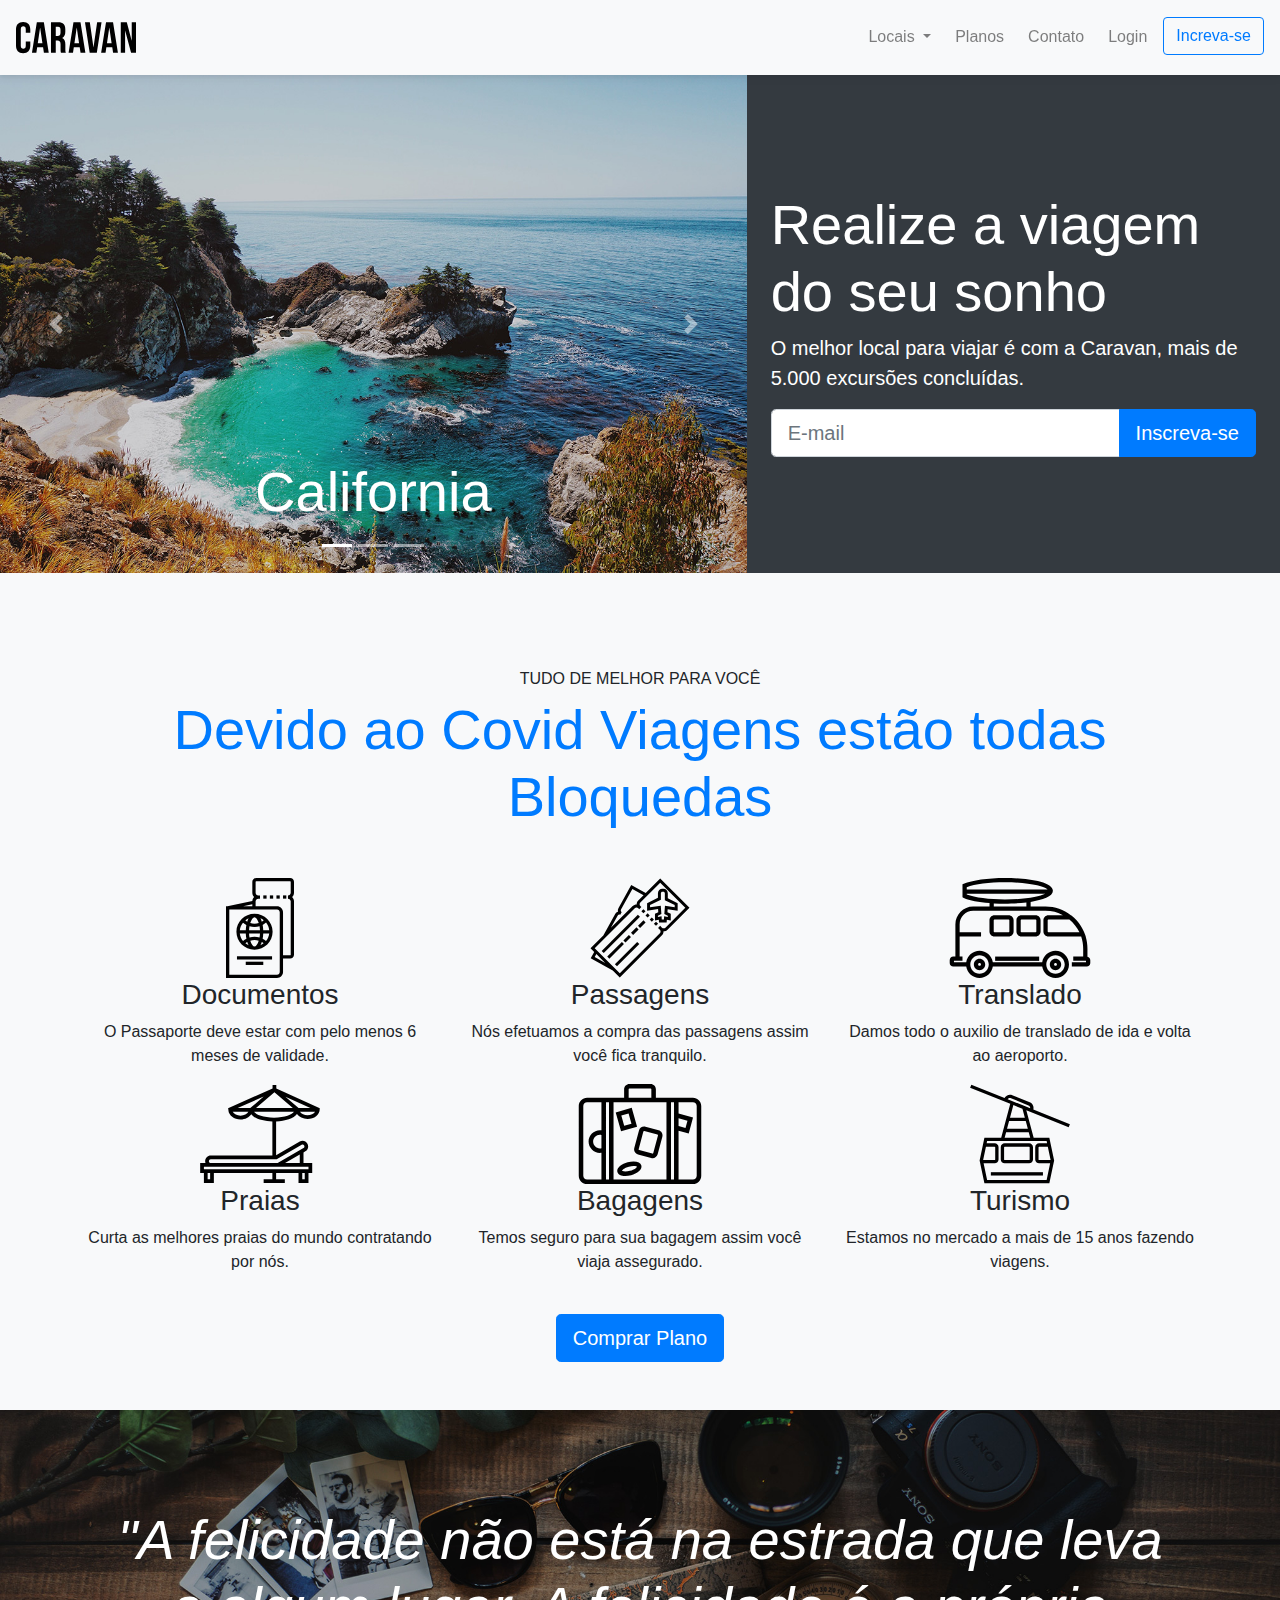
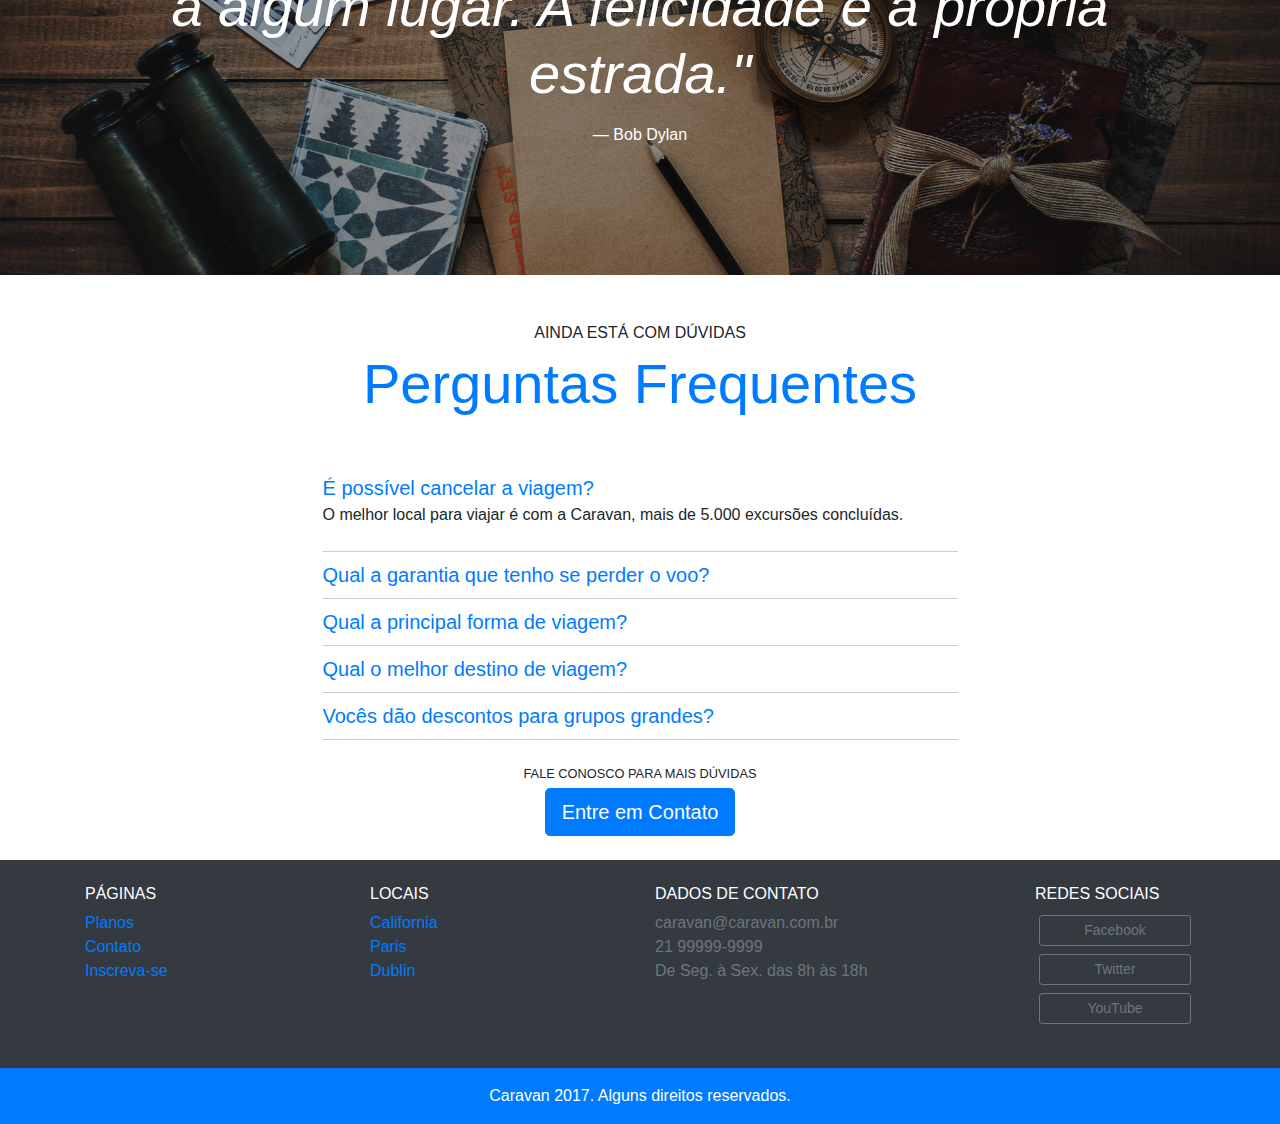
<file: index.html>
<!DOCTYPE html>
<html>

<head>
    <meta charset="utf-8" />
    <meta http-equiv="X-UA-Compatible" content="IE=edge">
    <title>CARAVAN</title>
    <meta name="viewport" content="width=device-width, initial-scale=1">
    <link rel="stylesheet" type="text/css" href="css/bootstrap.min.css" />
    <link rel="stylesheet" type="text/css" href="css/style.css" />

</head>

<body>

<!-- MODAL -->
<div class="modal fade" id="modalLogin" tabindex="-1" role="dialog" aria-labelledby="modalLoginTitulo" aria-hidden="true">
    <div class="modal-dialog" role="document">
        <div class="modal-content">
            <div class="modal-header">
                <h5 class="modal-title" id="modalLoginTitulo">Entre na Sua Conta</h5>
                <button type="button" class="close" data-dismiss="modal" aria-label="Close">
                <span aria-hidden="true">&times;</span>
                </button>
            </div>
            <div class="modal-body">
                <form>
                    <div class="form-group">
                        <label for="Email">E-mail</label>
                        <input type="email" class="form-control" id="Email"/>
                    </div>
                    <div class="form-group">
                        <label for="Password">Senha</label>
                        <input type="password" class="form-control" id="Password"/>
                    </div>
                    <button type="submit" class="btn btn-primary">Entrar na Conta</button>
                    <small class="form-text text-muted">Esqueceu sua senha? <a href="#">Clique Aqui</a></small>
                </form>
            </div>
        </div>
    </div>
</div>
<!-- FIM MODAL -->

    <!-- NAVBAR -->
    <nav class="navbar navbar-expand-md navbar-light bg-light fixed-top py-3 box-shadow">
        <a href="index.html" class="navbar-brand">
            <img src="img/caravan.svg" alt="Caravan" />
        </a>
        <button class="navbar-toggler" type="button" data-toggle="collapse" data-target="#navbarSupportedContent"
            aria-controls="navbarSupportedContent" aria-expanded="false" aria-label="Toggle navigation">
            <span class="navbar-toggler-icon"></span>
        </button>

        <div class="collapse navbar-collapse" id="navbarSupportedContent">
            <ul class="navbar-nav ml-auto">
                <li class="nav-item dropdown">
                    <a class="nav-link dropdown-toggle" href="#" id="navbarDropdown" role="button" data-toggle="dropdown"
                        aria-haspopup="true" aria-expanded="false">
                        Locais
                    </a>
                    <div class="dropdown-menu" aria-labelledby="navbarDropdown">
                        <a class="dropdown-item" href="local.html">California</a>
                        <a class="dropdown-item" href="local.html">Paris</a>
                        <a class="dropdown-item" href="local.html">Dublin</a>
                    </div>
                </li>
                <li class="nav-item">
                    <a class="nav-link ml-md-2" href="planos.html">Planos</a>
                </li>
                <li class="nav-item">
                    <a class="nav-link ml-md-2" href="contato.html">Contato</a>
                </li>
                <li class="nav-item ">
                    <a class="nav-link ml-md-2" href="#" data-toggle="modal" data-target="#modalLogin">Login</a>
                </li>
                <li class="nav-item">
                    <a class="btn btn-outline-primary ml-md-2" href="inscricao.html">Increva-se</a>
                </li>
            </ul>
        </div>
    </nav>
    <!-- FIM NAVBAR -->

    <!-- INTRO -->
    <section class="container-fluid text-white">
        <div class="row bg-dark">
            <div class="col-lg-7 p-0">
                <div id="carouselCidades" class="carousel slide" data-ride="carousel">
                    <ol class="carousel-indicators">
                        <li data-target="#carouselCidades" data-slide-to="0" class="active"></li>
                        <li data-target="#carouselCidades" data-slide-to="1"></li>
                        <li data-target="#carouselCidades" data-slide-to="2"></li>
                    </ol>
                    <div class="carousel-inner">
                        <div class="carousel-item active">
                            <img class="d-block w-100" src="img/california.jpg" alt="California">
                            <div class="carousel-caption d-none d-md-block">
                                <h3 class="display-4">California</h3>
                            </div>
                        </div>
                        <div class="carousel-item">
                            <img class="d-block w-100" src="img/paris.jpg" alt="Paris">
                            <div class="carousel-caption d-none d-md-block">
                                <h3 class="display-4">Paris</h3>
                            </div>
                        </div>
                        <div class="carousel-item">
                            <img class="d-block w-100" src="img/dublin.jpg" alt="Dublin">
                            <div class="carousel-caption d-none d-md-block">
                                <h3 class="display-4">Dublin</h3>
                            </div>
                        </div>
                    </div>
                    <a class="carousel-control-prev" href="#carouselCidades" role="button" data-slide="prev">
                        <span class="carousel-control-prev-icon" aria-hidden="true"></span>
                        <span class="sr-only">Anterior</span>
                    </a>
                    <a class="carousel-control-next" href="#carouselCidades" role="button" data-slide="next">
                        <span class="carousel-control-next-icon" aria-hidden="true"></span>
                        <span class="sr-only">Próximo</span>
                    </a>
                </div>

            </div>
            <div class="col-lg-5 p-4 align-self-center">
                <h1 class="display-4">Realize a viagem do seu sonho</h1>
                <p class="lead">O melhor local para viajar é com a Caravan, mais de 5.000 excursões concluídas.</p>
                <form action="">
                    <div class="input-group input-group-lg">
                        <input type="text" class="form-control" placeholder="E-mail" aria-label="E-mail" />
                        <span class="input-group-append">
                            <button class="btn btn-primary" type="button">Inscreva-se</button>
                        </span>
                    </div>
                </form>
            </div>
        </div>
    </section>
    <!-- FIM INTTRO -->

    <!-- SERVIÇOS -->
    <section class="py-5 bg-light text-center">
        <div class="container">
            <div class="my-5">
                <span class="h6 d-block">TUDO DE MELHOR PARA VOCÊ</span>
                <h2 class="display-4 text-primary">Devido ao Covid Viagens estão todas Bloquedas</h2>
            </div>
            <div class="row">
                <div class="col-md-6 col-lg-4">
                    <div class="d-flex justify-content-center icone">
                        <img src="img/icones/passaporte.svg" alt="Passaporte"/>
                    </div>
                    <h3>Documentos</h3>
                    <p>O Passaporte deve estar com pelo menos 6 meses de validade.</p>
                </div>
                <div class="col-md-6 col-lg-4">
                    <div class="d-flex justify-content-center icone">
                        <img src="img/icones/passagens.svg" alt="Passaporte"/>
                    </div>
                    <h3>Passagens</h3>
                    <p>Nós efetuamos a compra das passagens assim você fica tranquilo.</p>
                </div>
                <div class="col-md-6 col-lg-4">
                    <div class="d-flex justify-content-center icone">
                        <img src="img/icones/translado.svg" alt="Passaporte"/>
                    </div>
                    <h3>Translado</h3>
                    <p>Damos todo o auxilio de translado de ida e volta ao aeroporto.</p>
                </div>
                <div class="col-md-6 col-lg-4">
                    <div class="d-flex justify-content-center icone">
                        <img src="img/icones/praias.svg" alt="Passaporte"/>
                    </div>
                    <h3>Praias</h3>
                    <p>Curta as melhores praias do mundo contratando por nós.</p>
                </div>
                <div class="col-md-6 col-lg-4">
                    <div class="d-flex justify-content-center icone">
                        <img src="img/icones/bagagens.svg" alt="Passaporte"/>
                    </div>
                    <h3>Bagagens</h3>
                    <p>Temos seguro para sua bagagem assim você viaja assegurado.</p>
                </div>
                <div class="col-md-6 col-lg-4">
                    <div class="d-flex justify-content-center icone">
                        <img src="img/icones/turismo.svg" alt="Passaporte"/>
                    </div>
                    <h3>Turismo</h3>
                    <p>Estamos no mercado a mais de 15 anos fazendo viagens.</p>
                </div>
            </div>
            <a href="planos.html" class="btn btn-primary btn-lg mt-4">Comprar Plano</a>
        </div>
    </section>
    <!-- FIM SERVIÇOS -->

    <!-- CTA -->
    <section id="home-quote" class="p-md-5">
        <blockquote class="blockquote text-center text-white p-md-5 p-3">
            <p class="display-4">
                <em>"A felicidade não está na estrada que leva a algum lugar. A felicidade é a própria estrada."</em>
                <footer class="blockquote-footer text-white">Bob Dylan</footer>
            </p>
        </blockquote>
    </section>
    <!-- FIM CTA -->

    <!-- PERGUNTAS -->
    <section class="container">
        <div class="my-5 text-center">
            <span class="h6 d-block">AINDA ESTÁ COM DÚVIDAS</span>
            <h2 class="display-4 text-primary">Perguntas Frequentes</h2>
        </div>
        <div class="row justify-content-center">
            <div class="col-md-7" id="perguntasFrequentes" data-children=".pergunta">
                <div class="pergunta py-2">
                    <a class="lead" data-toggle="collapse" data-parent="#perguntasFrequentes" href="#pergunta1" aria-expanded="true" aria-controls="pergunta1">
                        É possível cancelar a viagem?
                    </a>
                    <div id="pergunta1" class="collapse show" role="tabpanel">
                        <p>O melhor local para viajar é com a Caravan, mais de 5.000 excursões concluídas.</p>
                    </div>
                </div>
            </div>
            <div class="col-md-7" id="perguntasFrequentes" data-children=".pergunta">
                <div class="pergunta py-2">
                    <a class="lead" data-toggle="collapse" data-parent="#perguntasFrequentes" href="#pergunta2" aria-expanded="true" aria-controls="pergunta2">
                        Qual a garantia que tenho se perder o voo?
                    </a>
                    <div id="pergunta2" class="collapse" role="tabpanel">
                        <p>O melhor local para viajar é com a Caravan, mais de 5.000 excursões concluídas.</p>
                    </div>
                </div>
            </div>
            <div class="col-md-7" id="perguntasFrequentes" data-children=".pergunta">
                <div class="pergunta py-2">
                    <a class="lead" data-toggle="collapse" data-parent="#perguntasFrequentes" href="#pergunta3" aria-expanded="true" aria-controls="pergunta3">
                        Qual a principal forma de viagem?
                    </a>
                    <div id="pergunta3" class="collapse" role="tabpanel">
                        <p>O melhor local para viajar é com a Caravan, mais de 5.000 excursões concluídas.</p>
                    </div>
                </div>
            </div>
            <div class="col-md-7" id="perguntasFrequentes" data-children=".pergunta">
                <div class="pergunta py-2">
                    <a class="lead" data-toggle="collapse" data-parent="#perguntasFrequentes" href="#pergunta4" aria-expanded="true" aria-controls="pergunta4">
                        Qual o melhor destino de viagem?
                    </a>
                    <div id="pergunta4" class="collapse" role="tabpanel">
                        <p>O melhor local para viajar é com a Caravan, mais de 5.000 excursões concluídas.</p>
                    </div>
                </div>
            </div>
            <div class="col-md-7" id="perguntasFrequentes" data-children=".pergunta">
                <div class="pergunta py-2">
                    <a class="lead" data-toggle="collapse" data-parent="#perguntasFrequentes" href="#pergunta5" aria-expanded="true" aria-controls="pergunta5">
                        Vocês dão descontos para grupos grandes?
                    </a>
                    <div id="pergunta5" class="collapse" role="tabpanel">
                        <p>O melhor local para viajar é com a Caravan, mais de 5.000 excursões concluídas.</p>
                    </div>
                </div>
            </div>
            <div class="pergunta"></div>
        </div>
        <div class="text-center my-4">
            <p class="small m-1">FALE CONOSCO PARA MAIS DÚVIDAS</p>
            <a class="btn btn-lg btn-primary" href="contato.html">Entre em Contato</a>
        </div>
    </section>
    <!-- FIM PERGUNTAS -->

    <!-- RODAPE -->
    <footer class="bg-dark text-white">
        <div class="container py-4">
            <div class="row">
                <div class="col-md-6 col-lg-3">
                    <h4 class="h6">PÁGINAS</h4>
                    <ul class="list-unstyled">
                        <li><a href="planos.html">Planos</a></li>
                        <li><a href="contato.html">Contato</a></li>
                        <li><a href="inscricao.html">Inscreva-se</a></li>
                    </ul>
                </div>
                <div class="col-md-6 col-lg-3">
                    <h4 class="h6">LOCAIS</h4>
                    <ul class="list-unstyled">
                        <li><a href="local.html">California</a></li>
                        <li><a href="local.html">Paris</a></li>
                        <li><a href="local.html">Dublin</a></li>
                    </ul>
                </div>
                <div class="col-md-6 col-lg-4">
                    <h4 class="h6">DADOS DE CONTATO</h4>
                    <ul class="list-unstyled text-secondary">
                        <li>caravan@caravan.com.br</li>
                        <li>21 99999-9999</li>
                        <li>De Seg. à Sex. das 8h às 18h</li>
                    </ul>
                </div>
                <div class="col-md-6 col-lg-2">
                    <h4 class="h6">REDES SOCIAIS</h4>
                    <ul class="list-unstyled text-secondary">
                        <li class="p-1"><a href="#" class="btn btn-outline-secondary btn-block btn-sm">Facebook</a></li>
                        <li class="p-1"><a href="#" class="btn btn-outline-secondary btn-block btn-sm">Twitter</a></li>
                        <li class="p-1"><a href="#" class="btn btn-outline-secondary btn-block btn-sm">YouTube</a></li>
                    </ul>
                </div>
            </div>
        </div>
        <div class="bg-primary text-center py-3">
            <p class="mb-0">Caravan 2017. Alguns direitos reservados.</p>
        </div>
    </footer>
    <!-- FIM RODAPE -->

    <script type="text/javascript" src="js/jquery-3.3.1.slim.min.js"></script>
    <script type="text/javascript" src="js/popper.min.js"></script>
    <script type="text/javascript" src="js/bootstrap.min.js"></script>
    <script type="text/javascript" src="js/app.js"></script>
</body>

</html>
</file>
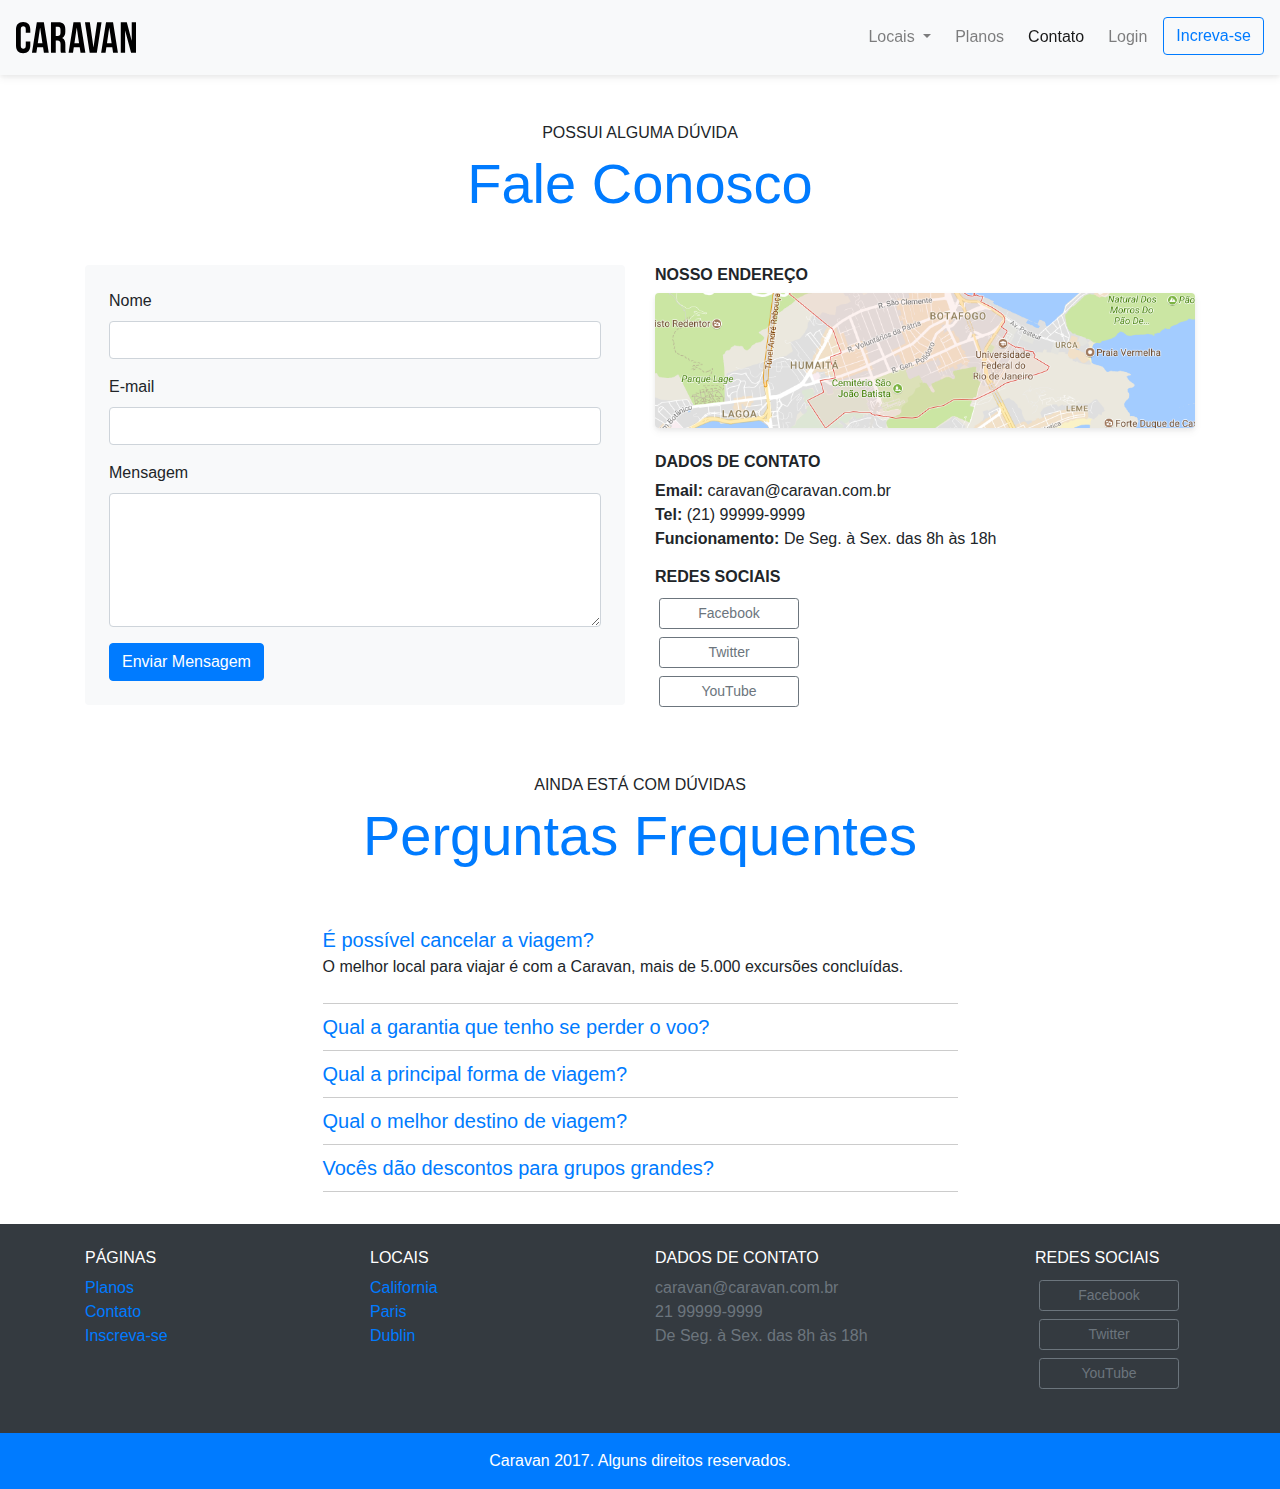
<file: contato.html>
<!DOCTYPE html>
<html>

<head>
    <meta charset="utf-8" />
    <meta http-equiv="X-UA-Compatible" content="IE=edge">
    <title>CARAVAN - CONTATO</title>
    <meta name="viewport" content="width=device-width, initial-scale=1">
    <link rel="stylesheet" type="text/css" href="css/bootstrap.min.css" />
    <link rel="stylesheet" type="text/css" href="css/style.css" />

</head>

<body>

    <!-- MODAL -->
    <div class="modal fade" id="modalLogin" tabindex="-1" role="dialog" aria-labelledby="modalLoginTitulo" aria-hidden="true">
        <div class="modal-dialog" role="document">
            <div class="modal-content">
                <div class="modal-header">
                    <h5 class="modal-title" id="modalLoginTitulo">Entre na Sua Conta</h5>
                    <button type="button" class="close" data-dismiss="modal" aria-label="Close">
                        <span aria-hidden="true">&times;</span>
                    </button>
                </div>
                <div class="modal-body">
                    <form>
                        <div class="form-group">
                            <label for="Email">E-mail</label>
                            <input type="email" class="form-control" id="Email" />
                        </div>
                        <div class="form-group">
                            <label for="Password">Senha</label>
                            <input type="password" class="form-control" id="Password" />
                        </div>
                        <button type="submit" class="btn btn-primary">Entrar na Conta</button>
                        <small class="form-text text-muted">Esqueceu sua senha? <a href="#">Clique Aqui</a></small>
                    </form>
                </div>
            </div>
        </div>
    </div>
    <!-- FIM MODAL -->

    <!-- NAVBAR -->
    <nav class="navbar navbar-expand-md navbar-light bg-light fixed-top py-3 box-shadow">
        <a href="index.html" class="navbar-brand">
            <img src="img/caravan.svg" alt="Caravan" />
        </a>
        <button class="navbar-toggler" type="button" data-toggle="collapse" data-target="#navbarSupportedContent"
            aria-controls="navbarSupportedContent" aria-expanded="false" aria-label="Toggle navigation">
            <span class="navbar-toggler-icon"></span>
        </button>

        <div class="collapse navbar-collapse" id="navbarSupportedContent">
            <ul class="navbar-nav ml-auto">
                <li class="nav-item dropdown">
                    <a class="nav-link dropdown-toggle" href="#" id="navbarDropdown" role="button" data-toggle="dropdown"
                        aria-haspopup="true" aria-expanded="false">
                        Locais
                    </a>
                    <div class="dropdown-menu" aria-labelledby="navbarDropdown">
                        <a class="dropdown-item" href="local.html">California</a>
                        <a class="dropdown-item" href="local.html">Paris</a>
                        <a class="dropdown-item" href="local.html">Dublin</a>
                    </div>
                </li>
                <li class="nav-item">
                    <a class="nav-link ml-md-2" href="planos.html">Planos</a>
                </li>
                <li class="nav-item">
                    <a class="nav-link ml-md-2 active" href="contato.html">Contato</a>
                </li>
                <li class="nav-item ">
                    <a class="nav-link ml-md-2" href="#" data-toggle="modal" data-target="#modalLogin">Login</a>
                </li>
                <li class="nav-item">
                    <a class="btn btn-outline-primary ml-md-2" href="inscricao.html">Increva-se</a>
                </li>
            </ul>
        </div>
    </nav>
    <!-- FIM NAVBAR -->

    <!-- CONTATO -->
    <section class="container">
        <div class="my-5 text-center">
            <span class="h6 d-block">POSSUI ALGUMA DÚVIDA</span>
            <h2 class="display-4 text-primary">Fale Conosco</h2>
        </div>
        <div class="row">
            <div class="col-lg-6">
                <form class="bg-light rounded p-4 box-shadown">
                    <div class="form-group">
                        <label for="nome">Nome</label>
                        <input type="text" class="form-control" id="nome" />
                    </div>
                    <div class="form-group">
                        <label for="email">E-mail</label>
                        <input type="email" class="form-control" id="email" />
                    </div>
                    <div class="form-group">
                        <label for="mensagem">Mensagem</label>
                        <textarea rows="5" type="text" class="form-control" id="mensagem"></textarea>
                    </div>

                    <button type="submit" class="btn btn-primary">Enviar Mensagem</button>
                </form>
            </div>
            <div class="col-lg-6">
                <h2 class="h6 espacamento"><b>NOSSO ENDEREÇO</b></h2>
                <img class="img-fluid box-shadow rounded mb-4" src="img/mapa.png" alt="Endereço da Empresa"/>
                <h2 class="h6"><b>DADOS DE CONTATO</b></h2>
                <ul class="list-unstyled">
                    <li><b>Email:</b> caravan@caravan.com.br</li>
                    <li><b>Tel:</b> (21) 99999-9999</li>
                    <li><b>Funcionamento:</b> De Seg. à Sex. das 8h às 18h</li>
                </ul>

                <h2 class="h6"><b>REDES SOCIAIS</b></h2>
                <ul class="list-unstyled text-secondary">
                    <li class="p-1"><a href="#" class="btn btn-outline-secondary btn-block btn-sm botao-redesocial">Facebook</a></li>
                    <li class="p-1"><a href="#" class="btn btn-outline-secondary btn-block btn-sm botao-redesocial">Twitter</a></li>
                    <li class="p-1"><a href="#" class="btn btn-outline-secondary btn-block btn-sm botao-redesocial">YouTube</a></li>
                </ul>

            </div>
        </div>
    </section>
    <!-- FIM CONTATO -->

    <!-- PERGUNTAS -->
    <section class="container">
        <div class="my-5 text-center">
            <span class="h6 d-block">AINDA ESTÁ COM DÚVIDAS</span>
            <h2 class="display-4 text-primary">Perguntas Frequentes</h2>
        </div>
        <div class="row justify-content-center">
            <div class="col-md-7" id="perguntasFrequentes" data-children=".pergunta">
                <div class="pergunta py-2">
                    <a class="lead" data-toggle="collapse" data-parent="#perguntasFrequentes" href="#pergunta1"
                        aria-expanded="true" aria-controls="pergunta1">
                        É possível cancelar a viagem?
                    </a>
                    <div id="pergunta1" class="collapse show" role="tabpanel">
                        <p>O melhor local para viajar é com a Caravan, mais de 5.000 excursões concluídas.</p>
                    </div>
                </div>
            </div>
            <div class="col-md-7" id="perguntasFrequentes" data-children=".pergunta">
                <div class="pergunta py-2">
                    <a class="lead" data-toggle="collapse" data-parent="#perguntasFrequentes" href="#pergunta2"
                        aria-expanded="true" aria-controls="pergunta2">
                        Qual a garantia que tenho se perder o voo?
                    </a>
                    <div id="pergunta2" class="collapse" role="tabpanel">
                        <p>O melhor local para viajar é com a Caravan, mais de 5.000 excursões concluídas.</p>
                    </div>
                </div>
            </div>
            <div class="col-md-7" id="perguntasFrequentes" data-children=".pergunta">
                <div class="pergunta py-2">
                    <a class="lead" data-toggle="collapse" data-parent="#perguntasFrequentes" href="#pergunta3"
                        aria-expanded="true" aria-controls="pergunta3">
                        Qual a principal forma de viagem?
                    </a>
                    <div id="pergunta3" class="collapse" role="tabpanel">
                        <p>O melhor local para viajar é com a Caravan, mais de 5.000 excursões concluídas.</p>
                    </div>
                </div>
            </div>
            <div class="col-md-7" id="perguntasFrequentes" data-children=".pergunta">
                <div class="pergunta py-2">
                    <a class="lead" data-toggle="collapse" data-parent="#perguntasFrequentes" href="#pergunta4"
                        aria-expanded="true" aria-controls="pergunta4">
                        Qual o melhor destino de viagem?
                    </a>
                    <div id="pergunta4" class="collapse" role="tabpanel">
                        <p>O melhor local para viajar é com a Caravan, mais de 5.000 excursões concluídas.</p>
                    </div>
                </div>
            </div>
            <div class="col-md-7" id="perguntasFrequentes" data-children=".pergunta">
                <div class="pergunta py-2">
                    <a class="lead" data-toggle="collapse" data-parent="#perguntasFrequentes" href="#pergunta5"
                        aria-expanded="true" aria-controls="pergunta5">
                        Vocês dão descontos para grupos grandes?
                    </a>
                    <div id="pergunta5" class="collapse" role="tabpanel">
                        <p>O melhor local para viajar é com a Caravan, mais de 5.000 excursões concluídas.</p>
                    </div>
                </div>
            </div>
            <div class="pergunta"></div>
        </div>
        <div class="p-3"></div>
    </section>
    <!-- FIM PERGUNTAS -->

    <!-- RODAPE -->
    <footer class="bg-dark text-white">
        <div class="container py-4">
            <div class="row">
                <div class="col-md-6 col-lg-3">
                    <h4 class="h6">PÁGINAS</h4>
                    <ul class="list-unstyled">
                        <li><a href="planos.html">Planos</a></li>
                        <li><a href="contato.html">Contato</a></li>
                        <li><a href="inscricao.html">Inscreva-se</a></li>
                    </ul>
                </div>
                <div class="col-md-6 col-lg-3">
                    <h4 class="h6">LOCAIS</h4>
                    <ul class="list-unstyled">
                        <li><a href="local.html">California</a></li>
                        <li><a href="local.html">Paris</a></li>
                        <li><a href="local.html">Dublin</a></li>
                    </ul>
                </div>
                <div class="col-md-6 col-lg-4">
                    <h4 class="h6">DADOS DE CONTATO</h4>
                    <ul class="list-unstyled text-secondary">
                        <li>caravan@caravan.com.br</li>
                        <li>21 99999-9999</li>
                        <li>De Seg. à Sex. das 8h às 18h</li>
                    </ul>
                </div>
                <div class="col-md-6 col-lg-2">
                    <h4 class="h6">REDES SOCIAIS</h4>
                    <ul class="list-unstyled text-secondary">
                        <li class="p-1"><a href="#" class="btn btn-outline-secondary btn-block btn-sm botao-redesocial">Facebook</a></li>
                        <li class="p-1"><a href="#" class="btn btn-outline-secondary btn-block btn-sm botao-redesocial">Twitter</a></li>
                        <li class="p-1"><a href="#" class="btn btn-outline-secondary btn-block btn-sm botao-redesocial">YouTube</a></li>
                    </ul>
                </div>
            </div>
        </div>
        <div class="bg-primary text-center py-3">
            <p class="mb-0">Caravan 2017. Alguns direitos reservados.</p>
        </div>
    </footer>
    <!-- FIM RODAPE -->

    <script type="text/javascript" src="js/jquery-3.3.1.slim.min.js"></script>
    <script type="text/javascript" src="js/popper.min.js"></script>
    <script type="text/javascript" src="js/bootstrap.min.js"></script>
    <script type="text/javascript" src="js/app.js"></script>
</body>

</html>
</file>
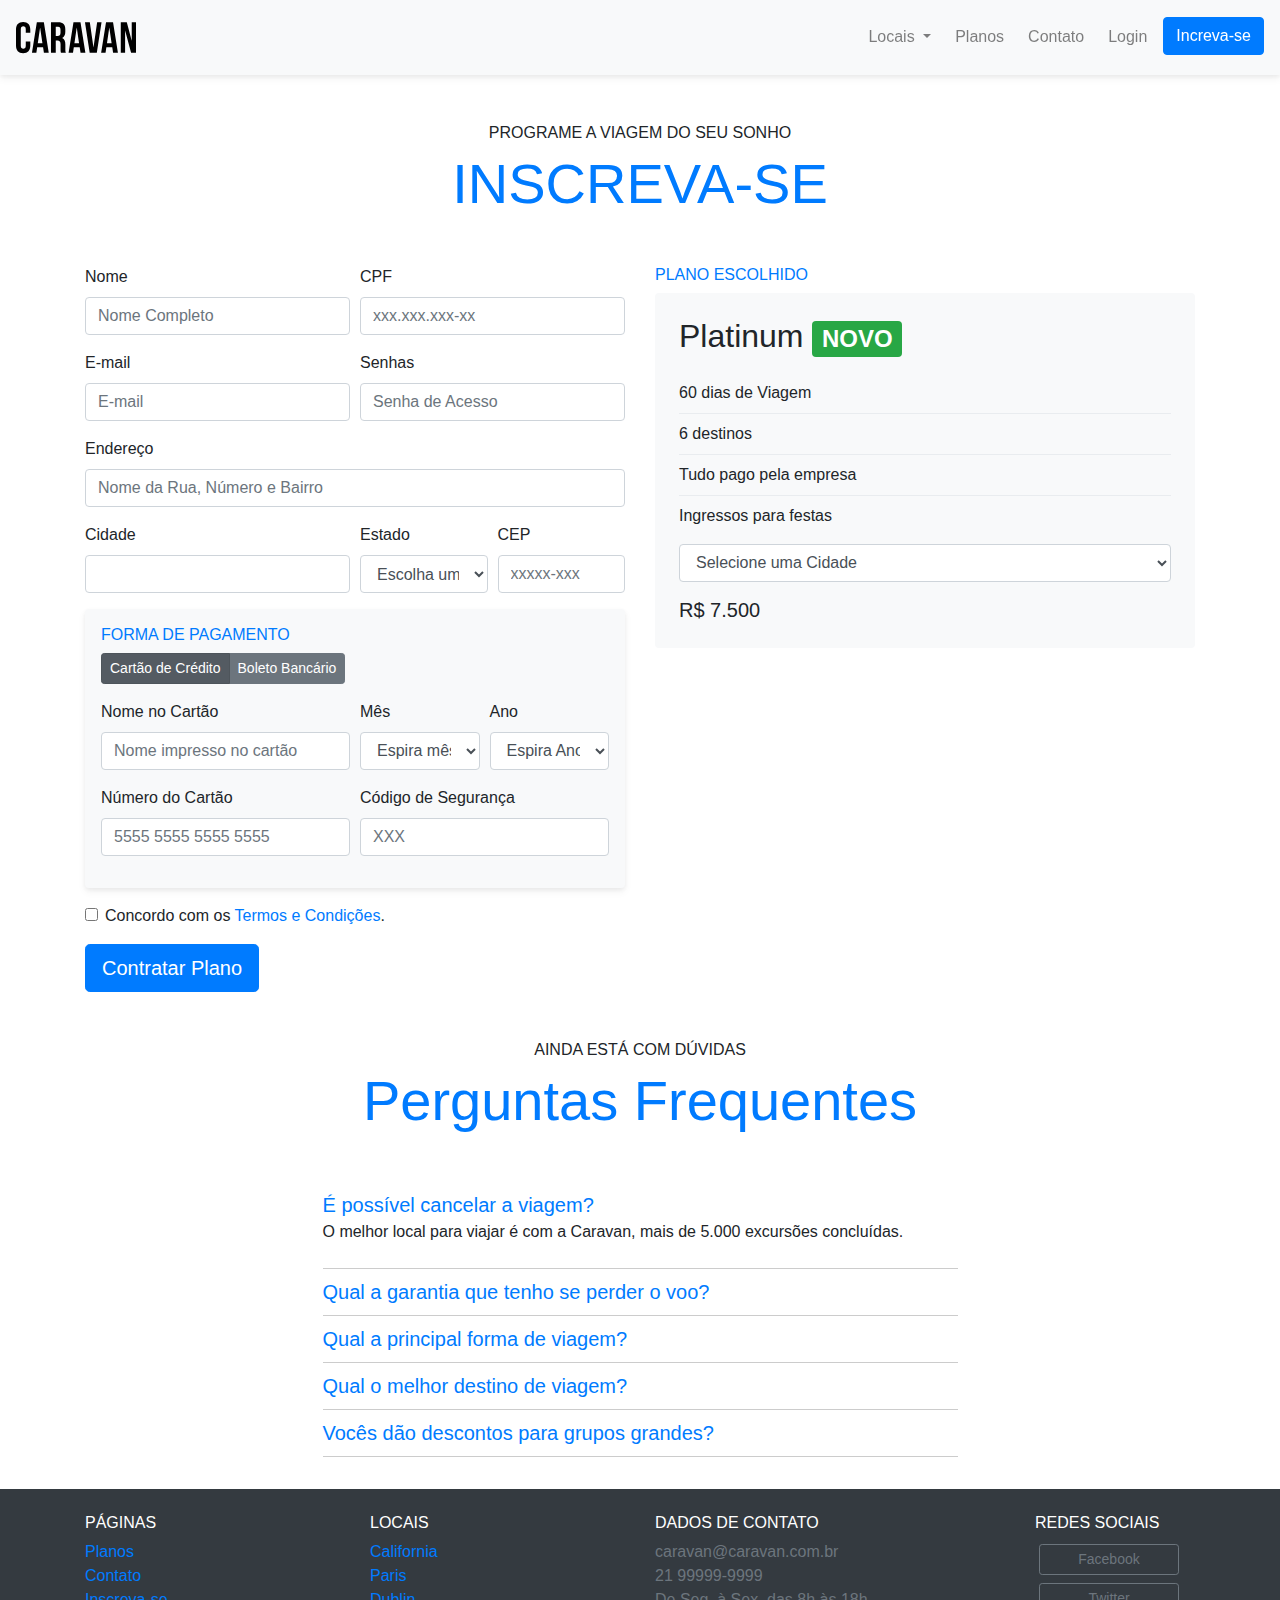
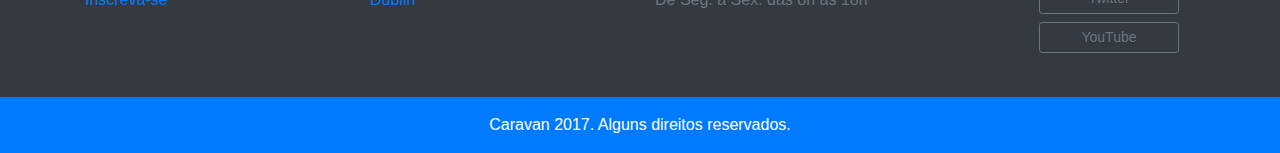
<file: inscricao.html>
<!DOCTYPE html>
<html>

<head>
    <meta charset="utf-8" />
    <meta http-equiv="X-UA-Compatible" content="IE=edge">
    <title>CARAVAN - INSCRIÇÃO</title>
    <meta name="viewport" content="width=device-width, initial-scale=1">
    <link rel="stylesheet" type="text/css" href="css/bootstrap.min.css" />
    <link rel="stylesheet" type="text/css" href="css/style.css" />

</head>

<body>

    <!-- MODAL -->
    <div class="modal fade" id="modalLogin" tabindex="-1" role="dialog" aria-labelledby="modalLoginTitulo" aria-hidden="true">
        <div class="modal-dialog" role="document">
            <div class="modal-content">
                <div class="modal-header">
                    <h5 class="modal-title" id="modalLoginTitulo">Entre na Sua Conta</h5>
                    <button type="button" class="close" data-dismiss="modal" aria-label="Close">
                        <span aria-hidden="true">&times;</span>
                    </button>
                </div>
                <div class="modal-body">
                    <form>
                        <div class="form-group">
                            <label for="Email">E-mail</label>
                            <input type="email" class="form-control" id="Email" />
                        </div>
                        <div class="form-group">
                            <label for="Password">Senha</label>
                            <input type="password" class="form-control" id="Password" />
                        </div>
                        <button type="submit" class="btn btn-primary">Entrar na Conta</button>
                        <small class="form-text text-muted">Esqueceu sua senha? <a href="#">Clique Aqui</a></small>
                    </form>
                </div>
            </div>
        </div>
    </div>
    <!-- FIM MODAL -->

    <!-- NAVBAR -->
    <nav class="navbar navbar-expand-md navbar-light bg-light fixed-top py-3 box-shadow">
        <a href="index.html" class="navbar-brand">
            <img src="img/caravan.svg" alt="Caravan" />
        </a>
        <button class="navbar-toggler" type="button" data-toggle="collapse" data-target="#navbarSupportedContent"
            aria-controls="navbarSupportedContent" aria-expanded="false" aria-label="Toggle navigation">
            <span class="navbar-toggler-icon"></span>
        </button>

        <div class="collapse navbar-collapse" id="navbarSupportedContent">
            <ul class="navbar-nav ml-auto">
                <li class="nav-item dropdown">
                    <a class="nav-link dropdown-toggle" href="#" id="navbarDropdown" role="button" data-toggle="dropdown"
                        aria-haspopup="true" aria-expanded="false">
                        Locais
                    </a>
                    <div class="dropdown-menu" aria-labelledby="navbarDropdown">
                        <a class="dropdown-item" href="local.html">California</a>
                        <a class="dropdown-item" href="local.html">Paris</a>
                        <a class="dropdown-item" href="local.html">Dublin</a>
                    </div>
                </li>
                <li class="nav-item">
                    <a class="nav-link ml-md-2" href="planos.html">Planos</a>
                </li>
                <li class="nav-item">
                    <a class="nav-link ml-md-2" href="contato.html">Contato</a>
                </li>
                <li class="nav-item ">
                    <a class="nav-link ml-md-2" href="#" data-toggle="modal" data-target="#modalLogin">Login</a>
                </li>
                <li class="nav-item">
                    <a class="btn btn-outline-primary ml-md-2 active" href="inscricao.html">Increva-se</a>
                </li>
            </ul>
        </div>
    </nav>
    <!-- FIM NAVBAR -->

    <!-- INSCRICAO -->
    <section class="container">
        <div class="my-5 text-center">
            <span class="h6 d-block">PROGRAME A VIAGEM DO SEU SONHO</span>
            <h2 class="display-4 text-primary">INSCREVA-SE</h2>
        </div>
        <div class="row">
            <form class="col-lg-6 espacamento" action="">
                <div class="form-row">
                    <div class="form-group col-md-6">
                        <label for="nome">Nome</label>
                        <input type="text" class="form-control" id="nome" placeholder="Nome Completo" />
                    </div>
                    <div class="form-group col-md-6">
                        <label for="cpf">CPF</label>
                        <input type="text" class="form-control" id="cpf" placeholder="xxx.xxx.xxx-xx" />
                    </div>
                    <div class="form-group col-md-6">
                        <label for="email">E-mail</label>
                        <input type="email" class="form-control" id="email" placeholder="E-mail" />
                    </div>
                    <div class="form-group col-md-6">
                        <label for="senha">Senhas</label>
                        <input type="password" class="form-control" id="senha" placeholder="Senha de Acesso" />
                    </div>
                    <div class="form-group col-md-12">
                        <label for="endereco">Endereço</label>
                        <input type="text" class="form-control" id="endereco" placeholder="Nome da Rua, Número e Bairro" />
                    </div>
                    <div class="form-group col-md-6">
                        <label for="cidade">Cidade</label>
                        <input type="text" class="form-control" id="cidade" />
                    </div>
                    <div class="form-group col-md-3">
                        <label for="estado">Estado</label>
                        <select class="form-control">
                            <option>Escolha um Estado</option>
                            <option>São Paulo</option>
                            <option>Rio de Janeiro</option>
                        </select>
                    </div>
                    <div class="form-group col-md-3">
                        <label for="cep">CEP</label>
                        <input type="text" class="form-control" id="cep" placeholder="xxxxx-xxx" />
                    </div>
                </div>
                <div class="bg-light rounded box-shadow p-3 form-group">
                    <h2 class="h6 text-primary">FORMA DE PAGAMENTO</h2>
                    <nav class="nav btn-group" id="forma-pagamento" role="tablist">
                        <button type="button" class="btn btn-secondary btn-sm active" id="tab-cartao" data-toggle="tab"
                            href="#cartao" role="tab" aria-controls="cartao" aria-selected="true">Cartão de Crédito</button>
                        <button type="button" class="btn btn-secondary btn-sm" id="tab-boleto" data-toggle="tab" href="#boleto"
                            role="tab" aria-controls="boleto" aria-selected="false">Boleto Bancário</button>
                    </nav>
                    <div class="tab-content" id="formaConteudoPagamento">
                        <div class="tab-pane fade show active" id="cartao" role="tabpanel" aria-labelledby="cartao-tab">
                            <div class="form-row pt-3">
                                <div class="form-group col-md-6">
                                    <label for="nomeCartao">Nome no Cartão</label>
                                    <input type="text" class="form-control" id="nomeCartao" placeholder="Nome impresso no cartão" />
                                </div>
                                <div class="form-group col-md-3">
                                    <label for="mes">Mês</label>
                                    <select class="form-control">
                                        <option>Espira mês</option>
                                        <option>01</option>
                                        <option>02</option>
                                        <option>03</option>
                                        <option>04</option>
                                        <option>05</option>
                                        <option>06</option>
                                        <option>07</option>
                                        <option>08</option>
                                        <option>09</option>
                                        <option>10</option>
                                        <option>11</option>
                                        <option>12</option>
                                    </select>
                                </div>
                                <div class="form-group col-md-3">
                                    <label for="ano">Ano</label>
                                    <select class="form-control">
                                        <option>Espira Ano</option>
                                        <option>2018</option>
                                        <option>2019</option>
                                        <option>2020</option>
                                        <option>2021</option>
                                        <option>2022</option>
                                        <option>2023</option>
                                        <option>2024</option>
                                        <option>2025</option>
                                        <option>2026</option>
                                        <option>2027</option>
                                        <option>2028</option>
                                        <option>2029</option>
                                    </select>
                                </div>
                                <div class="form-group col-md-6">
                                    <label for="numeroCartao">Número do Cartão</label>
                                    <input type="text" class="form-control" id="numeroCartao" placeholder="5555 5555 5555 5555" />
                                </div>
                                <div class="form-group col-md-6">
                                    <label for="codigoSeguranca">Código de Segurança</label>
                                    <input type="text" class="form-control" id="codigoSeguranca" placeholder="XXX" />
                                </div>
                            </div>
                        </div>
                        <div class="tab-pane fade" id="boleto" role="tabpanel" aria-labelledby="boleto-tab">
                            <p class="lead pt-3">Clique em contratar plano que enviaremos um boleto para o seu email.</p>
                        </div>
                    </div>
                </div>
                <div class="form-group form-check">
                    <input type="checkbox" class="form-check-input" id="termosCondicoes">
                    <label class="form-check-label" for="termosCondicoes">Concordo com os <a href="#">Termos e Condições</a>.</label>
                </div>
                <button class="btn btn-primary btn-lg">Contratar Plano</button>
            </form>
            <!-- FIM INSCRICAO -->

            <!-- PLANO ESCOLHIDO -->
            <div class="col-lg-6 order-first order-lg-1">
                <h2 class="h6 text-primary">PLANO ESCOLHIDO</h2>
                <div class="bg-light rounded p-4 box-shadown">
                    <h2 class="mb-4">Platinum <span class="badge badge-success">NOVO</span></h2>
                    <ul class="list-unstyled">
                        <li class="my-2">60 dias de Viagem</li>
                        <li class="dropdown dropdown-divider"></li>
                        <li class="my-2">6 destinos</li>
                        <li class="dropdown dropdown-divider"></li>
                        <li class="my-2">Tudo pago pela empresa</li>
                        <li class="dropdown dropdown-divider"></li>
                        <li class="my-2">Ingressos para festas</li>
                    </ul>
                    <form>
                        <div class="form-group">
                            <select class="form-control" id="inputCidades">
                                <option value="">Selecione uma Cidade</option>
                                <option value="California">California</option>
                                <option value="Paris">Paris</option>
                                <option value="Dublin">Dublin</option>
                            </select>
                        </div>
                    </form>
                    <div class="row">
                        <div class="col align-self-center">
                            <span class="h5">R$ 7.500</span>
                        </div>
                    </div>
                </div>
            </div>
        </div>
    </section>
    <!-- FIM PLANO ESCOLHIDO -->

    <!-- PERGUNTAS -->
    <section class="container">
        <div class="my-5 text-center">
            <span class="h6 d-block">AINDA ESTÁ COM DÚVIDAS</span>
            <h2 class="display-4 text-primary">Perguntas Frequentes</h2>
        </div>
        <div class="row justify-content-center">
            <div class="col-md-7" id="perguntasFrequentes" data-children=".pergunta">
                <div class="pergunta py-2">
                    <a class="lead" data-toggle="collapse" data-parent="#perguntasFrequentes" href="#pergunta1"
                        aria-expanded="true" aria-controls="pergunta1">
                        É possível cancelar a viagem?
                    </a>
                    <div id="pergunta1" class="collapse show" role="tabpanel">
                        <p>O melhor local para viajar é com a Caravan, mais de 5.000 excursões concluídas.</p>
                    </div>
                </div>
            </div>
            <div class="col-md-7" id="perguntasFrequentes" data-children=".pergunta">
                <div class="pergunta py-2">
                    <a class="lead" data-toggle="collapse" data-parent="#perguntasFrequentes" href="#pergunta2"
                        aria-expanded="true" aria-controls="pergunta2">
                        Qual a garantia que tenho se perder o voo?
                    </a>
                    <div id="pergunta2" class="collapse" role="tabpanel">
                        <p>O melhor local para viajar é com a Caravan, mais de 5.000 excursões concluídas.</p>
                    </div>
                </div>
            </div>
            <div class="col-md-7" id="perguntasFrequentes" data-children=".pergunta">
                <div class="pergunta py-2">
                    <a class="lead" data-toggle="collapse" data-parent="#perguntasFrequentes" href="#pergunta3"
                        aria-expanded="true" aria-controls="pergunta3">
                        Qual a principal forma de viagem?
                    </a>
                    <div id="pergunta3" class="collapse" role="tabpanel">
                        <p>O melhor local para viajar é com a Caravan, mais de 5.000 excursões concluídas.</p>
                    </div>
                </div>
            </div>
            <div class="col-md-7" id="perguntasFrequentes" data-children=".pergunta">
                <div class="pergunta py-2">
                    <a class="lead" data-toggle="collapse" data-parent="#perguntasFrequentes" href="#pergunta4"
                        aria-expanded="true" aria-controls="pergunta4">
                        Qual o melhor destino de viagem?
                    </a>
                    <div id="pergunta4" class="collapse" role="tabpanel">
                        <p>O melhor local para viajar é com a Caravan, mais de 5.000 excursões concluídas.</p>
                    </div>
                </div>
            </div>
            <div class="col-md-7" id="perguntasFrequentes" data-children=".pergunta">
                <div class="pergunta py-2">
                    <a class="lead" data-toggle="collapse" data-parent="#perguntasFrequentes" href="#pergunta5"
                        aria-expanded="true" aria-controls="pergunta5">
                        Vocês dão descontos para grupos grandes?
                    </a>
                    <div id="pergunta5" class="collapse" role="tabpanel">
                        <p>O melhor local para viajar é com a Caravan, mais de 5.000 excursões concluídas.</p>
                    </div>
                </div>
            </div>
            <div class="pergunta"></div>
        </div>
        <div class="p-3"></div>
    </section>
    <!-- FIM PERGUNTAS -->

    <!-- RODAPE -->
    <footer class="bg-dark text-white">
        <div class="container py-4">
            <div class="row">
                <div class="col-md-6 col-lg-3">
                    <h4 class="h6">PÁGINAS</h4>
                    <ul class="list-unstyled">
                        <li><a href="planos.html">Planos</a></li>
                        <li><a href="contato.html">Contato</a></li>
                        <li><a href="inscricao.html">Inscreva-se</a></li>
                    </ul>
                </div>
                <div class="col-md-6 col-lg-3">
                    <h4 class="h6">LOCAIS</h4>
                    <ul class="list-unstyled">
                        <li><a href="local.html">California</a></li>
                        <li><a href="local.html">Paris</a></li>
                        <li><a href="local.html">Dublin</a></li>
                    </ul>
                </div>
                <div class="col-md-6 col-lg-4">
                    <h4 class="h6">DADOS DE CONTATO</h4>
                    <ul class="list-unstyled text-secondary">
                        <li>caravan@caravan.com.br</li>
                        <li>21 99999-9999</li>
                        <li>De Seg. à Sex. das 8h às 18h</li>
                    </ul>
                </div>
                <div class="col-md-6 col-lg-2">
                    <h4 class="h6">REDES SOCIAIS</h4>
                    <ul class="list-unstyled text-secondary">
                        <li class="p-1"><a href="#" class="btn btn-outline-secondary btn-block btn-sm botao-redesocial">Facebook</a></li>
                        <li class="p-1"><a href="#" class="btn btn-outline-secondary btn-block btn-sm botao-redesocial">Twitter</a></li>
                        <li class="p-1"><a href="#" class="btn btn-outline-secondary btn-block btn-sm botao-redesocial">YouTube</a></li>
                    </ul>
                </div>
            </div>
        </div>
        <div class="bg-primary text-center py-3">
            <p class="mb-0">Caravan 2017. Alguns direitos reservados.</p>
        </div>
    </footer>
    <!-- FIM RODAPE -->

    <script type="text/javascript" src="js/jquery-3.3.1.slim.min.js"></script>
    <script type="text/javascript" src="js/popper.min.js"></script>
    <script type="text/javascript" src="js/bootstrap.min.js"></script>
    <script type="text/javascript" src="js/app.js"></script>
</body>

</html>
</file>
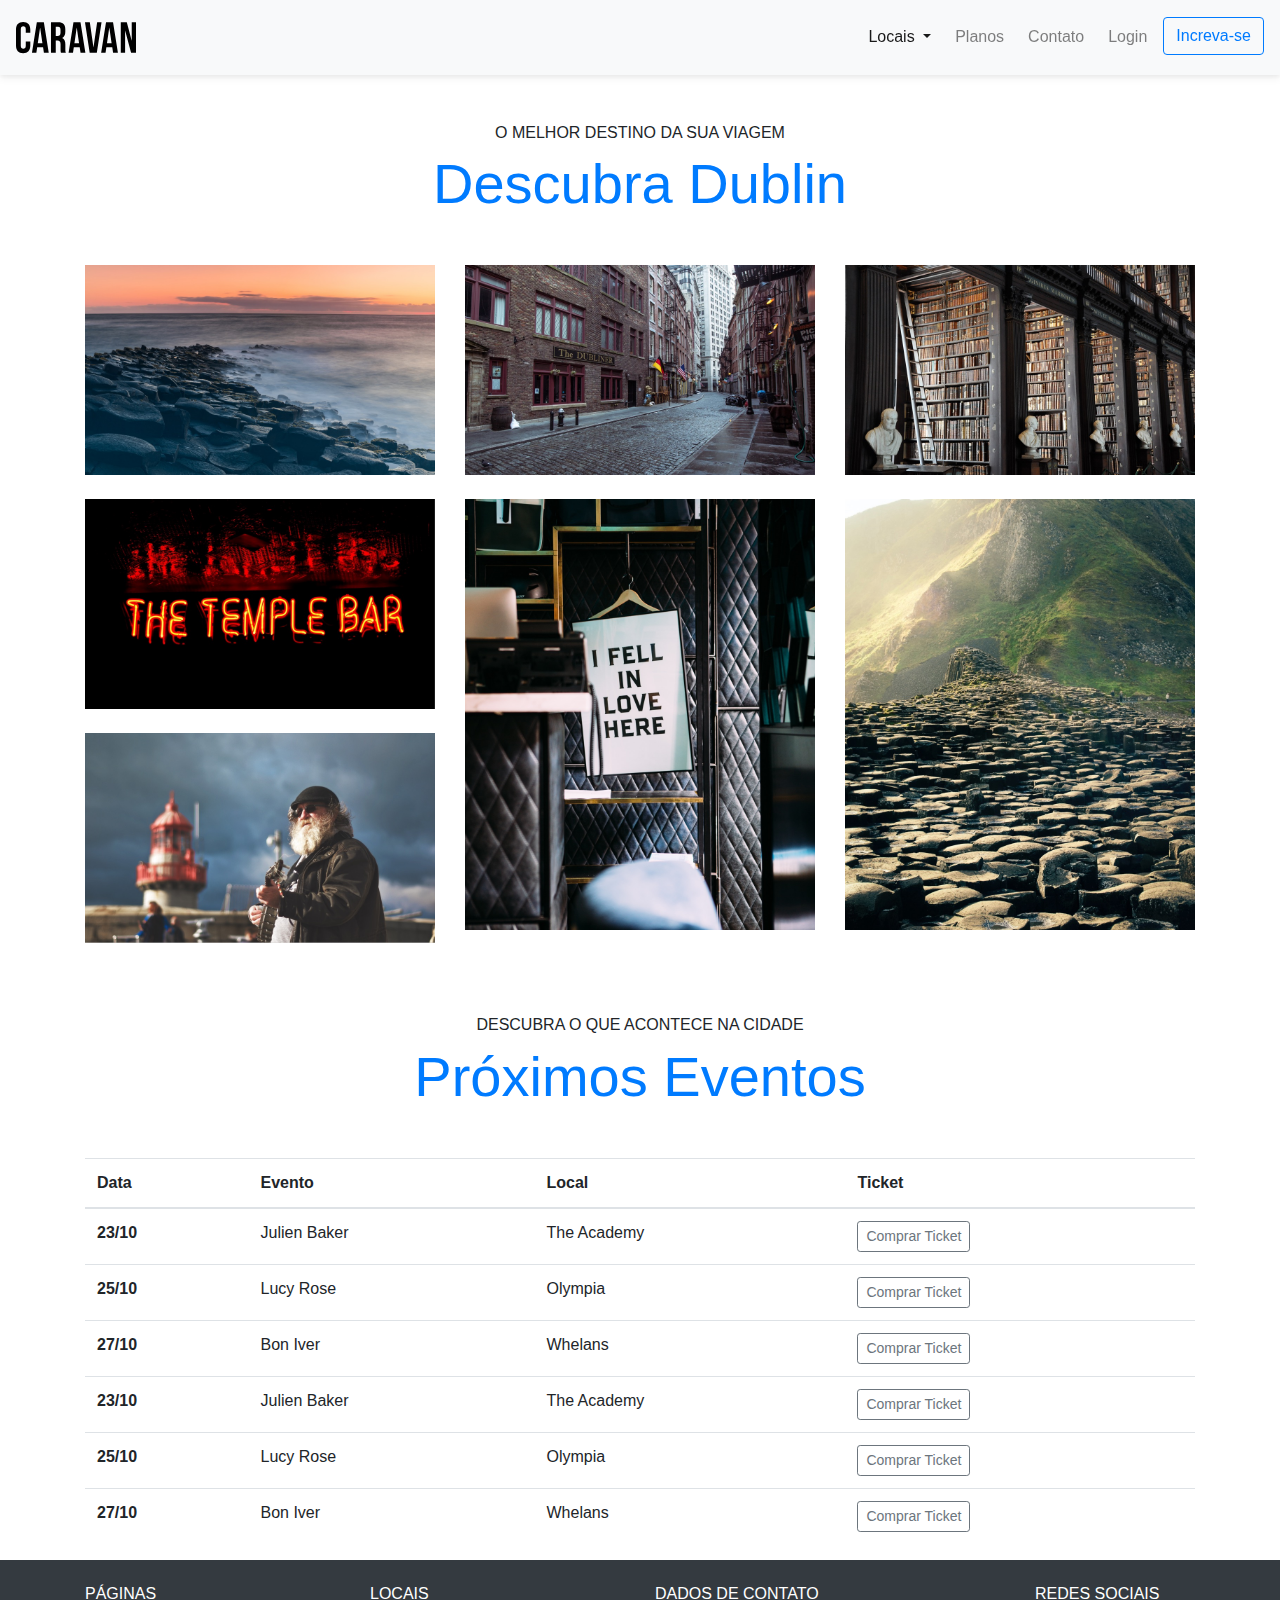
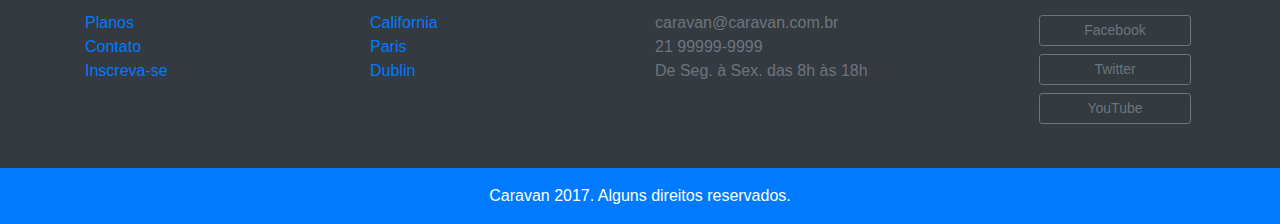
<file: local.html>
<!DOCTYPE html>
<html>

<head>
    <meta charset="utf-8" />
    <meta http-equiv="X-UA-Compatible" content="IE=edge">
    <title>CARAVAN - LOCAIS</title>
    <meta name="viewport" content="width=device-width, initial-scale=1">
    <link rel="stylesheet" type="text/css" href="css/bootstrap.min.css" />
    <link rel="stylesheet" type="text/css" href="css/style.css" />

</head>

<body>

    <!-- MODAL -->
    <div class="modal fade" id="modalLogin" tabindex="-1" role="dialog" aria-labelledby="modalLoginTitulo" aria-hidden="true">
        <div class="modal-dialog" role="document">
            <div class="modal-content">
                <div class="modal-header">
                    <h5 class="modal-title" id="modalLoginTitulo">Entre na Sua Conta</h5>
                    <button type="button" class="close" data-dismiss="modal" aria-label="Close">
                        <span aria-hidden="true">&times;</span>
                    </button>
                </div>
                <div class="modal-body">
                    <form>
                        <div class="form-group">
                            <label for="Email">E-mail</label>
                            <input type="email" class="form-control" id="Email" />
                        </div>
                        <div class="form-group">
                            <label for="Password">Senha</label>
                            <input type="password" class="form-control" id="Password" />
                        </div>
                        <button type="submit" class="btn btn-primary">Entrar na Conta</button>
                        <small class="form-text text-muted">Esqueceu sua senha? <a href="#">Clique Aqui</a></small>
                    </form>
                </div>
            </div>
        </div>
    </div>
    <!-- FIM MODAL -->

    <!-- NAVBAR -->
    <nav class="navbar navbar-expand-md navbar-light bg-light fixed-top py-3 box-shadow">
        <a href="index.html" class="navbar-brand">
            <img src="img/caravan.svg" alt="Caravan" />
        </a>
        <button class="navbar-toggler" type="button" data-toggle="collapse" data-target="#navbarSupportedContent"
            aria-controls="navbarSupportedContent" aria-expanded="false" aria-label="Toggle navigation">
            <span class="navbar-toggler-icon"></span>
        </button>

        <div class="collapse navbar-collapse" id="navbarSupportedContent">
            <ul class="navbar-nav ml-auto">
                <li class="nav-item dropdown">
                    <a class="nav-link dropdown-toggle active" href="#" id="navbarDropdown" role="button" data-toggle="dropdown"
                        aria-haspopup="true" aria-expanded="false">
                        Locais
                    </a>
                    <div class="dropdown-menu" aria-labelledby="navbarDropdown">
                        <a class="dropdown-item" href="local.html">California</a>
                        <a class="dropdown-item" href="local.html">Paris</a>
                        <a class="dropdown-item" href="local.html">Dublin</a>
                    </div>
                </li>
                <li class="nav-item">
                    <a class="nav-link ml-md-2" href="planos.html">Planos</a>
                </li>
                <li class="nav-item">
                    <a class="nav-link ml-md-2" href="contato.html">Contato</a>
                </li>
                <li class="nav-item ">
                    <a class="nav-link ml-md-2" href="#" data-toggle="modal" data-target="#modalLogin">Login</a>
                </li>
                <li class="nav-item">
                    <a class="btn btn-outline-primary ml-md-2" href="inscricao.html">Increva-se</a>
                </li>
            </ul>
        </div>
    </nav>
    <!-- FIM NAVBAR -->

    <!-- GALERIA -->
    <section class="container">
        <div class="text-center my-5">
            <span class="h6 d-block">O MELHOR DESTINO DA SUA VIAGEM</span>
            <h1 class="display-4 text-primary">Descubra Dublin</h1>
        </div>
        <div class="row">
            <div class="col-md">
                <img class="img-fluid mb-4" src="img/local/foto-1.jpg" alt="Foto 1" />
                <img class="img-fluid mb-4" src="img/local/foto-2.jpg" alt="Foto 2" />
                <img class="img-fluid mb-4" src="img/local/foto-3.jpg" alt="Foto 3" />
            </div>
            <div class="col-md">
                <img class="img-fluid mb-4" src="img/local/foto-4.jpg" alt="Foto 4" />
                <img class="img-fluid mb-4" src="img/local/foto-5.jpg" alt="Foto 5" />
            </div>
            <div class="col-md">
                <img class="img-fluid mb-4" src="img/local/foto-6.jpg" alt="Foto 6" />
                <img class="img-fluid mb-4" src="img/local/foto-7.jpg" alt="Foto 7" />
            </div>
        </div>
    </section>
    <!-- FIM GALERIA -->

    <!-- EVENTOS -->
    <section class="container">
        <div class="text-center my-5">
            <span class="h6 d-block">DESCUBRA O QUE ACONTECE NA CIDADE</span>
            <h1 class="display-4 text-primary">Próximos Eventos</h1>
        </div>
        <table class="table table-hover table-responsive-md">
            <thead>
                <tr>
                    <th scope="col">Data</th>
                    <th scope="col">Evento</th>
                    <th scope="col">Local</th>
                    <th scope="col">Ticket</th>
                </tr>
            </thead>
            <tbody>
                <tr>
                    <th scope="row">23/10</th>
                    <td>Julien Baker</td>
                    <td>The Academy</td>
                    <td><a href="" class="btn btn-sm btn-outline-secondary">Comprar Ticket</a></td>
                </tr>
                <tr>
                    <th scope="row">25/10</th>
                    <td>Lucy Rose</td>
                    <td>Olympia</td>
                    <td><a href="" class="btn btn-sm btn-outline-secondary">Comprar Ticket</a></td>
                </tr>
                <tr>
                    <th scope="row">27/10</th>
                    <td>Bon Iver</td>
                    <td>Whelans</td>
                    <td><a href="" class="btn btn-sm btn-outline-secondary">Comprar Ticket</a></td>
                </tr>
                <tr>
                    <th scope="row">23/10</th>
                    <td>Julien Baker</td>
                    <td>The Academy</td>
                    <td><a href="" class="btn btn-sm btn-outline-secondary">Comprar Ticket</a></td>
                </tr>
                <tr>
                    <th scope="row">25/10</th>
                    <td>Lucy Rose</td>
                    <td>Olympia</td>
                    <td><a href="" class="btn btn-sm btn-outline-secondary">Comprar Ticket</a></td>
                </tr>
                <tr>
                    <th scope="row">27/10</th>
                    <td>Bon Iver</td>
                    <td>Whelans</td>
                    <td><a href="" class="btn btn-sm btn-outline-secondary">Comprar Ticket</a></td>
                </tr>
            </tbody>
        </table>
    </section>
    <!-- FIM EVENTOS -->

    <!-- RODAPE -->
    <footer class="bg-dark text-white">
        <div class="container py-4">
            <div class="row">
                <div class="col-md-6 col-lg-3">
                    <h4 class="h6">PÁGINAS</h4>
                    <ul class="list-unstyled">
                        <li><a href="planos.html">Planos</a></li>
                        <li><a href="contato.html">Contato</a></li>
                        <li><a href="inscricao.html">Inscreva-se</a></li>
                    </ul>
                </div>
                <div class="col-md-6 col-lg-3">
                    <h4 class="h6">LOCAIS</h4>
                    <ul class="list-unstyled">
                        <li><a href="local.html">California</a></li>
                        <li><a href="local.html">Paris</a></li>
                        <li><a href="local.html">Dublin</a></li>
                    </ul>
                </div>
                <div class="col-md-6 col-lg-4">
                    <h4 class="h6">DADOS DE CONTATO</h4>
                    <ul class="list-unstyled text-secondary">
                        <li>caravan@caravan.com.br</li>
                        <li>21 99999-9999</li>
                        <li>De Seg. à Sex. das 8h às 18h</li>
                    </ul>
                </div>
                <div class="col-md-6 col-lg-2">
                    <h4 class="h6">REDES SOCIAIS</h4>
                    <ul class="list-unstyled text-secondary">
                        <li class="p-1"><a href="#" class="btn btn-outline-secondary btn-block btn-sm">Facebook</a></li>
                        <li class="p-1"><a href="#" class="btn btn-outline-secondary btn-block btn-sm">Twitter</a></li>
                        <li class="p-1"><a href="#" class="btn btn-outline-secondary btn-block btn-sm">YouTube</a></li>
                    </ul>
                </div>
            </div>
        </div>
        <div class="bg-primary text-center py-3">
            <p class="mb-0">Caravan 2017. Alguns direitos reservados.</p>
        </div>
    </footer>
    <!-- FIM RODAPE -->

    <script type="text/javascript" src="js/jquery-3.3.1.slim.min.js"></script>
    <script type="text/javascript" src="js/popper.min.js"></script>
    <script type="text/javascript" src="js/bootstrap.min.js"></script>
    <script type="text/javascript" src="js/app.js"></script>
</body>

</html>
</file>
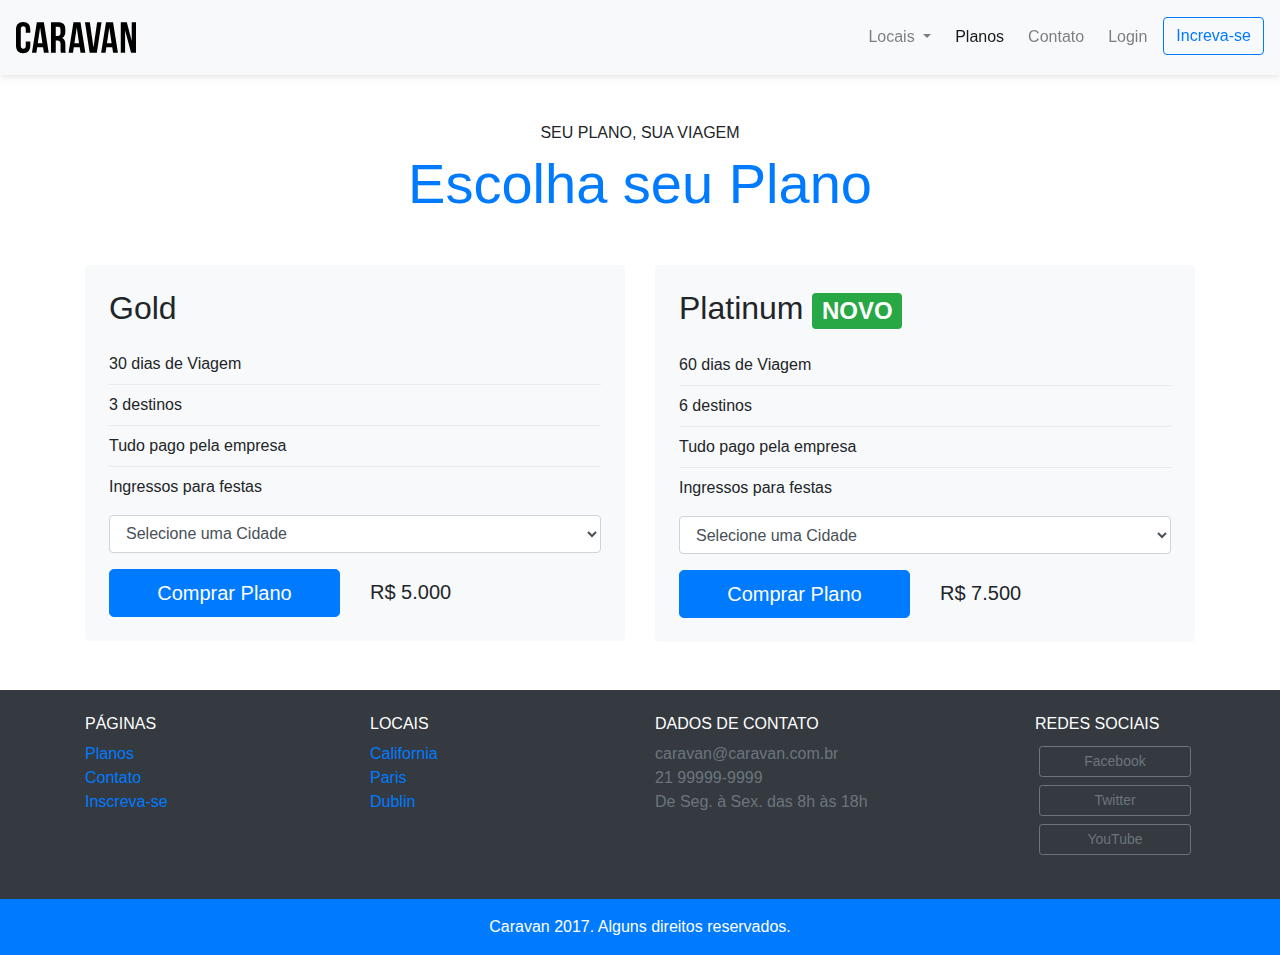
<file: planos.html>
<!DOCTYPE html>
<html>

<head>
    <meta charset="utf-8" />
    <meta http-equiv="X-UA-Compatible" content="IE=edge">
    <title>CARAVAN - PLANOS</title>
    <meta name="viewport" content="width=device-width, initial-scale=1">
    <link rel="stylesheet" type="text/css" href="css/bootstrap.min.css" />
    <link rel="stylesheet" type="text/css" href="css/style.css" />

</head>

<body>

    <!-- MODAL -->
    <div class="modal fade" id="modalLogin" tabindex="-1" role="dialog" aria-labelledby="modalLoginTitulo" aria-hidden="true">
        <div class="modal-dialog" role="document">
            <div class="modal-content">
                <div class="modal-header">
                    <h5 class="modal-title" id="modalLoginTitulo">Entre na Sua Conta</h5>
                    <button type="button" class="close" data-dismiss="modal" aria-label="Close">
                        <span aria-hidden="true">&times;</span>
                    </button>
                </div>
                <div class="modal-body">
                    <form>
                        <div class="form-group">
                            <label for="Email">E-mail</label>
                            <input type="email" class="form-control" id="Email" />
                        </div>
                        <div class="form-group">
                            <label for="Password">Senha</label>
                            <input type="password" class="form-control" id="Password" />
                        </div>
                        <button type="submit" class="btn btn-primary">Entrar na Conta</button>
                        <small class="form-text text-muted">Esqueceu sua senha? <a href="#">Clique Aqui</a></small>
                    </form>
                </div>
            </div>
        </div>
    </div>
    <!-- FIM MODAL -->

    <!-- NAVBAR -->
    <nav class="navbar navbar-expand-md navbar-light bg-light fixed-top py-3 box-shadow">
        <a href="index.html" class="navbar-brand">
            <img src="img/caravan.svg" alt="Caravan" />
        </a>
        <button class="navbar-toggler" type="button" data-toggle="collapse" data-target="#navbarSupportedContent"
            aria-controls="navbarSupportedContent" aria-expanded="false" aria-label="Toggle navigation">
            <span class="navbar-toggler-icon"></span>
        </button>

        <div class="collapse navbar-collapse" id="navbarSupportedContent">
            <ul class="navbar-nav ml-auto">
                <li class="nav-item dropdown">
                    <a class="nav-link dropdown-toggle" href="#" id="navbarDropdown" role="button" data-toggle="dropdown"
                        aria-haspopup="true" aria-expanded="false">
                        Locais
                    </a>
                    <div class="dropdown-menu" aria-labelledby="navbarDropdown">
                        <a class="dropdown-item" href="local.html">California</a>
                        <a class="dropdown-item" href="local.html">Paris</a>
                        <a class="dropdown-item" href="local.html">Dublin</a>
                    </div>
                </li>
                <li class="nav-item">
                    <a class="nav-link ml-md-2 active" href="planos.html">Planos</a>
                </li>
                <li class="nav-item">
                    <a class="nav-link ml-md-2" href="contato.html">Contato</a>
                </li>
                <li class="nav-item ">
                    <a class="nav-link ml-md-2" href="#" data-toggle="modal" data-target="#modalLogin">Login</a>
                </li>
                <li class="nav-item">
                    <a class="btn btn-outline-primary ml-md-2" href="inscricao.html">Increva-se</a>
                </li>
            </ul>
        </div>
    </nav>
    <!-- FIM NAVBAR -->

    <!--  PLANOS-->
    <section class="container">
        <div class="text-center my-5">
            <span class="h6 d-block">SEU PLANO, SUA VIAGEM</span>
            <h1 class="display-4 text-primary">Escolha seu Plano</h1>
        </div>
        <div class="row">
            <div class="col-md">
                <div class="bg-light rounded p-4 box-shadown">
                    <h2 class="mb-4">Gold</h2>
                    <ul class="list-unstyled">
                        <li class="my-2"><span data-toggle="tooltip" data-placement="right" title="Isso mesmo, são 30 dias totais durante a Viagem">30 dias de Viagem</span></li>
                        <li class="dropdown dropdown-divider"></li>
                        <li class="my-2"><span data-toggle="tooltip" data-placement="right" title="Conheça Espanha, Inglaterra e Roma">3 destinos</span></li>
                        <li class="dropdown dropdown-divider"></li>
                        <li class="my-2"><span data-toggle="tooltip" data-placement="right" title="Sua empresa financia tudo para você">Tudo pago pela empresa</span></li>
                        <li class="dropdown dropdown-divider"></li>
                        <li class="my-2"><span data-toggle="tooltip" data-placement="right" title="Conheça as melhores festas da Europa">Ingressos para festas</span></li>
                    </ul>
                    <form>
                        <div class="form-group">
                            <select class="form-control" id="inputCidades">
                                <option value="">Selecione uma Cidade</option>
                                <option value="California">California</option>
                                <option value="Paris">Paris</option>
                                <option value="Dublin">Dublin</option>
                            </select>
                        </div>
                    </form>
                    <div class="row">
                        <div class="col">
                            <a href="inscricao.html" class="btn btn-primary btn-lg btn-block">Comprar Plano</a>
                        </div>
                        <div class="col align-self-center">
                            <span class="h5">R$ 5.000</span>
                        </div>
                    </div>
                </div>
            </div>
            <div class="col">
                <div class="bg-light rounded p-4 box-shadown">
                    <h2 class="mb-4">Platinum <span class="badge badge-success">NOVO</span></h2>
                    <ul class="list-unstyled">
                        <li class="my-2"><span data-toggle="tooltip" data-placement="right" title="Isso mesmo, são 60 dias totais durante a Viagem">60 dias de Viagem</span></li>
                        <li class="dropdown dropdown-divider"></li>
                        <li class="my-2"><span data-toggle="tooltip" data-placement="right" title="Conheça Espanha, Inglaterra, Itália, Portugal, Dinamarca e Nova Zelândia">6 destinos</span></li>
                        <li class="dropdown dropdown-divider"></li>
                        <li class="my-2"><span data-toggle="tooltip" data-placement="right" title="Sua empresa financia tudo para você">Tudo pago pela empresa</span></li>
                        <li class="dropdown dropdown-divider"></li>
                        <li class="my-2"><span data-toggle="tooltip" data-placement="right" title="Conheça as melhores festas da Europa">Ingressos para festas</span></li>
                    </ul>
                    <form>
                        <div class="form-group">
                            <select class="form-control" id="inputCidades">
                                <option value="">Selecione uma Cidade</option>
                                <option value="California">California</option>
                                <option value="Paris">Paris</option>
                                <option value="Dublin">Dublin</option>
                            </select>
                        </div>
                    </form>
                    <div class="row">
                        <div class="col">
                            <a href="inscricao.html" class="btn btn-primary btn-lg btn-block">Comprar Plano</a>
                        </div>
                        <div class="col align-self-center">
                            <span class="h5">R$ 7.500</span>
                        </div>
                    </div>
                </div>
            </div>
        </div>
        <div class="p-4"></div>
    </section>
    <!-- FIM PLANOS -->

    <!-- RODAPE -->
    <footer class="bg-dark text-white">
        <div class="container py-4">
            <div class="row">
                <div class="col-md-6 col-lg-3">
                    <h4 class="h6">PÁGINAS</h4>
                    <ul class="list-unstyled">
                        <li><a href="planos.html">Planos</a></li>
                        <li><a href="contato.html">Contato</a></li>
                        <li><a href="inscricao.html">Inscreva-se</a></li>
                    </ul>
                </div>
                <div class="col-md-6 col-lg-3">
                    <h4 class="h6">LOCAIS</h4>
                    <ul class="list-unstyled">
                        <li><a href="local.html">California</a></li>
                        <li><a href="local.html">Paris</a></li>
                        <li><a href="local.html">Dublin</a></li>
                    </ul>
                </div>
                <div class="col-md-6 col-lg-4">
                    <h4 class="h6">DADOS DE CONTATO</h4>
                    <ul class="list-unstyled text-secondary">
                        <li>caravan@caravan.com.br</li>
                        <li>21 99999-9999</li>
                        <li>De Seg. à Sex. das 8h às 18h</li>
                    </ul>
                </div>
                <div class="col-md-6 col-lg-2">
                    <h4 class="h6">REDES SOCIAIS</h4>
                    <ul class="list-unstyled text-secondary">
                        <li class="p-1"><a href="#" class="btn btn-outline-secondary btn-block btn-sm">Facebook</a></li>
                        <li class="p-1"><a href="#" class="btn btn-outline-secondary btn-block btn-sm">Twitter</a></li>
                        <li class="p-1"><a href="#" class="btn btn-outline-secondary btn-block btn-sm">YouTube</a></li>
                    </ul>
                </div>
            </div>
        </div>
        <div class="bg-primary text-center py-3">
            <p class="mb-0">Caravan 2017. Alguns direitos reservados.</p>
        </div>
    </footer>
    <!-- FIM RODAPE -->

    <script type="text/javascript" src="js/jquery-3.3.1.slim.min.js"></script>
    <script type="text/javascript" src="js/popper.min.js"></script>
    <script type="text/javascript" src="js/bootstrap.min.js"></script>
    <script type="text/javascript" src="js/app.js"></script>
</body>

</html>
</file>
<file: css/style.css>
body{
    padding-top: 75px;
}
.box-shadow{
    box-shadow: 0 2px 4px 0 rgba(0,0,0,.05),
                0 4px 8px 0 rgba(0,0,0,.05); 
}
.icone{
    height: 100px;
}

#home-quote {
    background: url('../img/bg-quote.jpg') center center;
    background-size: cover;
}

@media (max-width: 767px) {
    #home-quote .display-4{
        font-size: 2.5rem;
    }
    body {
        padding-top: 0px;
    }
    .fixed-top {
        position: relative;
    }
    .espacamento{
        padding-top: 10px;
    }
}

.pergunta {
    border-bottom: 1px solid rgba(0,0,0,.2);
}

.botao-redesocial {
    max-width: 140px;
}
</file>
